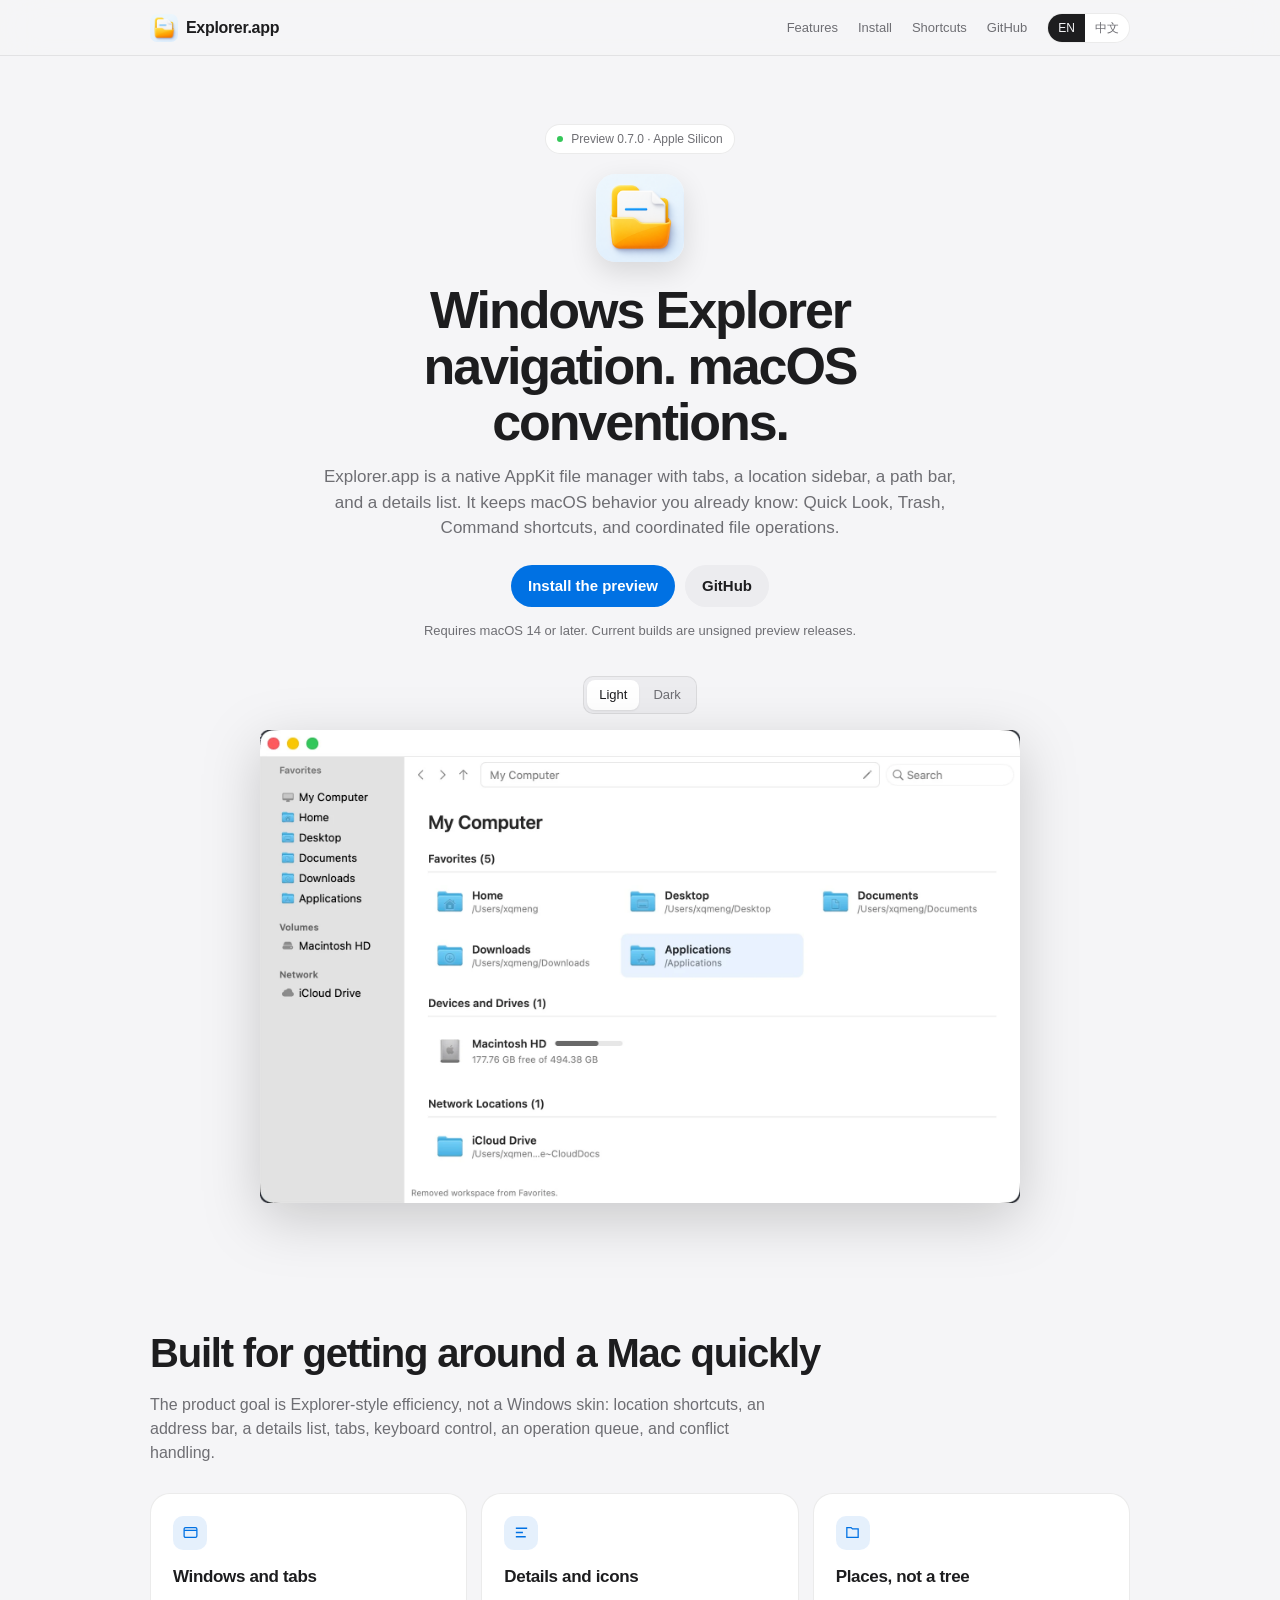
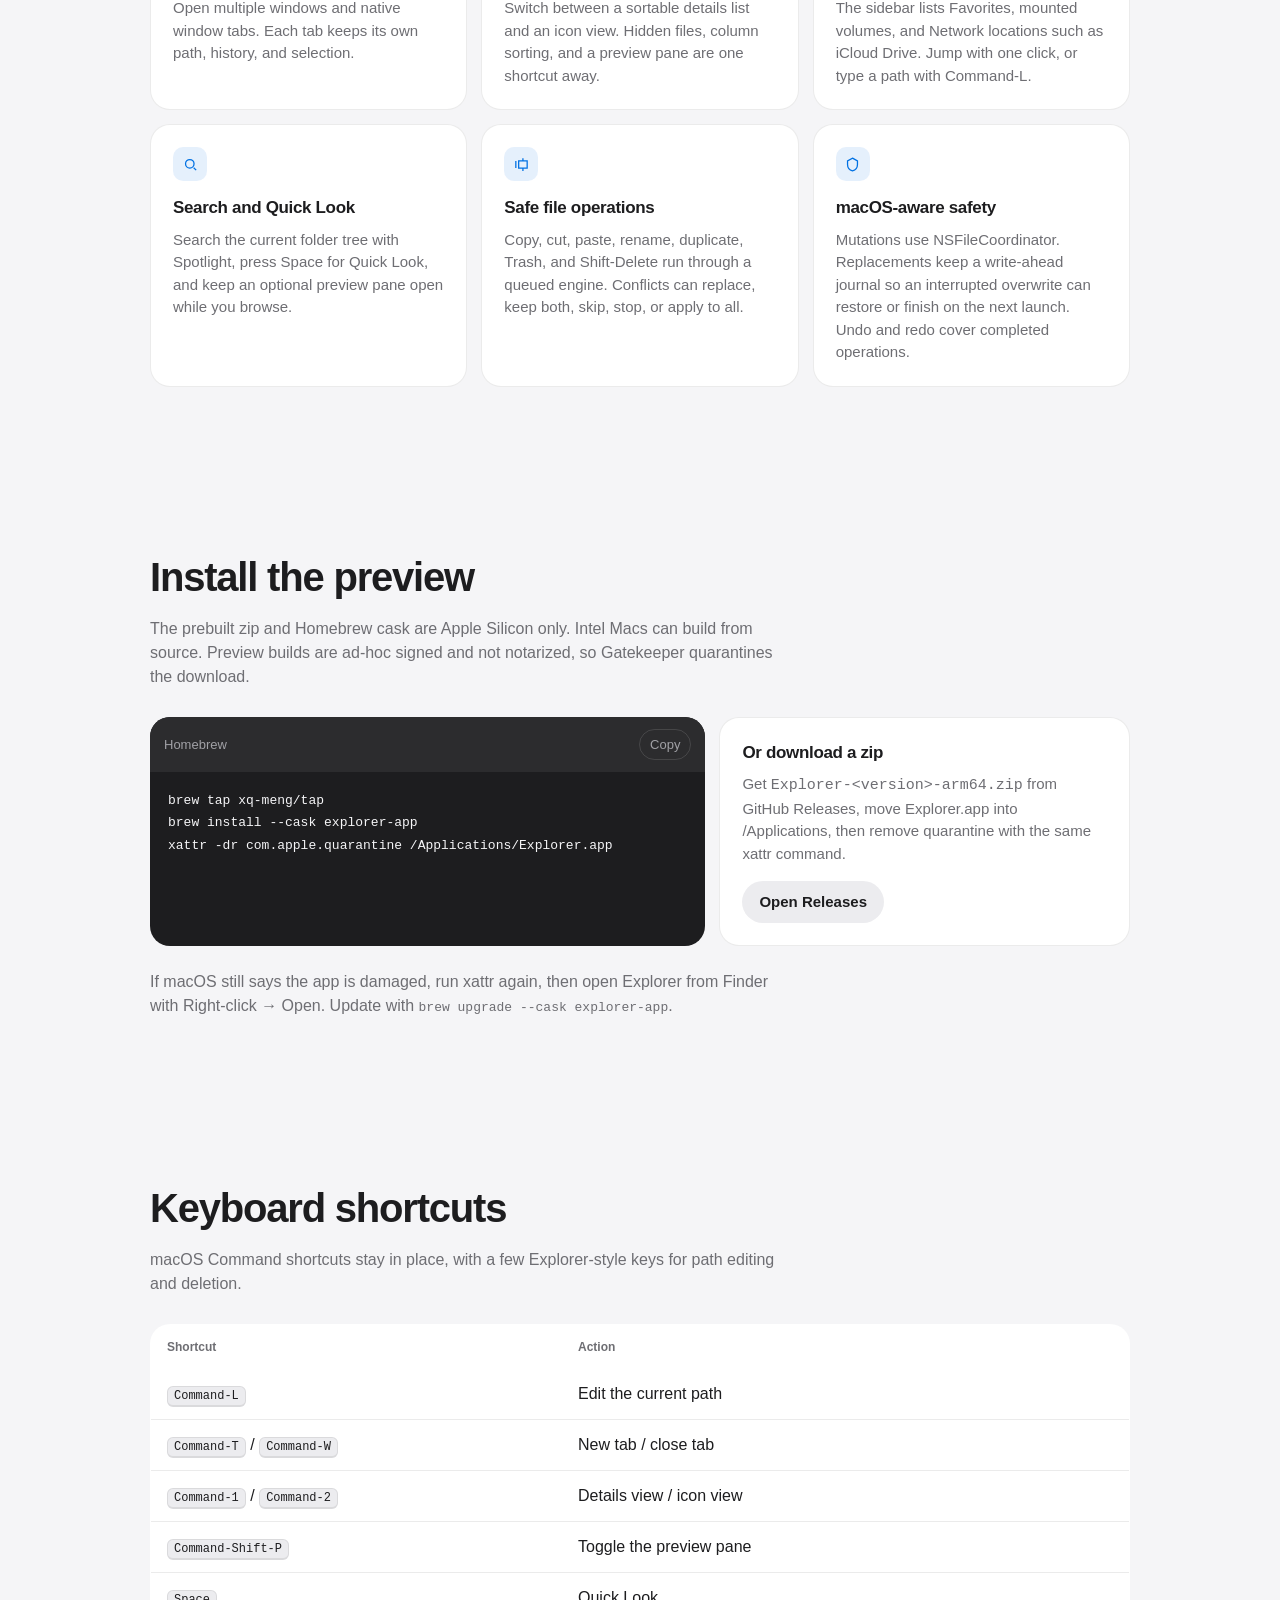
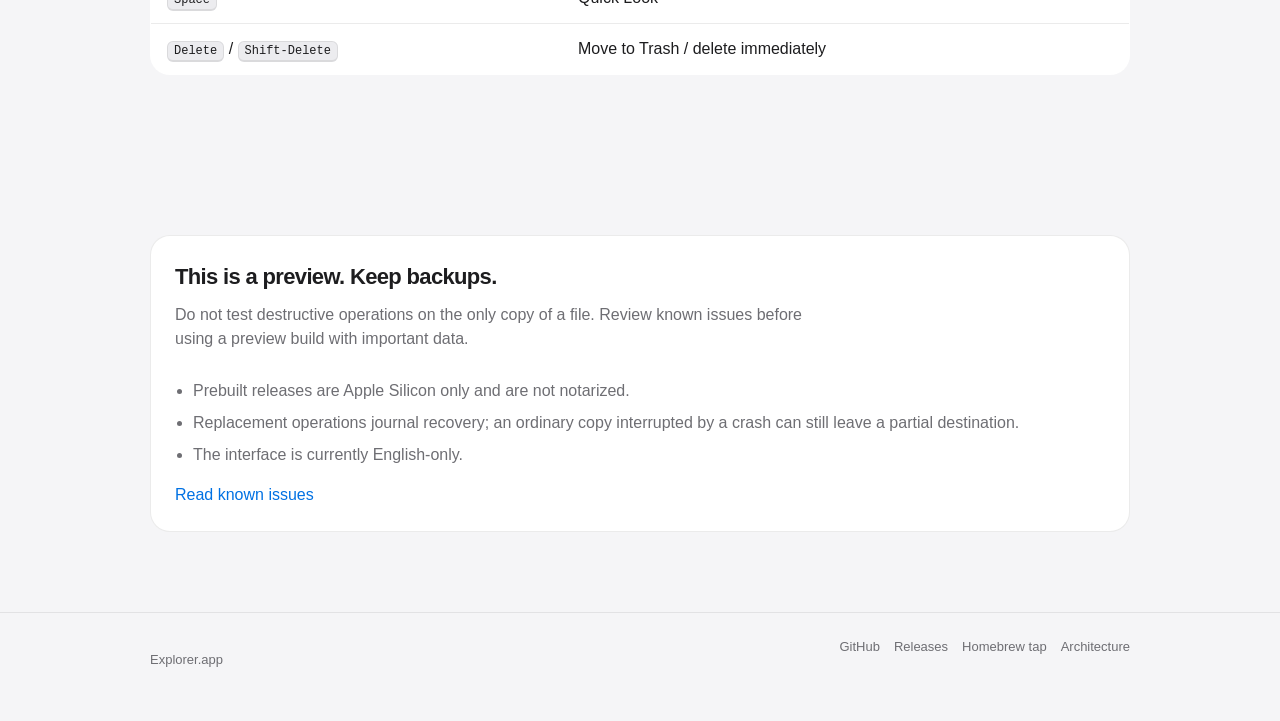
<file: site/index.html>
<!DOCTYPE html>
<html lang="en">
  <head>
    <meta charset="utf-8">
    <meta name="viewport" content="width=device-width, initial-scale=1">
    <title>Explorer.app — a native macOS file manager</title>
    <meta name="description" content="A native macOS file manager with Windows Explorer-style navigation: tabs, a location sidebar, a path bar, and a details list, plus Quick Look, Trash, and Command shortcuts.">
    <meta name="theme-color" content="#f5f5f7">
    <link rel="icon" type="image/png" sizes="32x32" href="assets/favicon-32.png">
    <link rel="apple-touch-icon" href="assets/apple-touch-icon.png">
    <script>
      (function () {
        try {
          var stored = localStorage.getItem("explorer-lang");
          var lang = stored || ((navigator.language || "en").toLowerCase().indexOf("zh") === 0 ? "zh" : "en");
          document.documentElement.lang = lang === "zh" ? "zh" : "en";
        } catch (e) {}
      })();
    </script>
    <link rel="stylesheet" href="styles.css">
    <meta property="og:title" content="Explorer.app">
    <meta property="og:description" content="A native macOS file manager with Windows Explorer-style navigation.">
    <meta property="og:image" content="https://xq-meng.github.io/explorer.app/assets/og.png">
    <meta property="og:url" content="https://xq-meng.github.io/explorer.app/">
    <meta property="og:type" content="website">
    <meta name="twitter:card" content="summary_large_image">
    <script type="application/ld+json">
      {
        "@context": "https://schema.org",
        "@type": "SoftwareApplication",
        "name": "Explorer.app",
        "applicationCategory": "UtilitiesApplication",
        "operatingSystem": "macOS 14",
        "url": "https://xq-meng.github.io/explorer.app/",
        "downloadUrl": "https://github.com/xq-meng/explorer.app/releases",
        "softwareVersion": "0.7.0",
        "offers": {
          "@type": "Offer",
          "price": "0",
          "priceCurrency": "USD"
        }
      }
    </script>
  </head>
  <body>
    <a class="skip" href="#main"><span data-lang="en">Skip to content</span><span data-lang="zh">跳到正文</span></a>
    <header class="nav">
      <div class="nav-inner">
        <a class="brand" href="./">
          <img src="assets/icon-64.png" width="32" height="32" alt="">
          Explorer.app
        </a>
        <nav class="nav-links" aria-label="Primary">
          <a href="#features"><span data-lang="en">Features</span><span data-lang="zh">功能</span></a>
          <a href="#install"><span data-lang="en">Install</span><span data-lang="zh">安装</span></a>
          <a href="#shortcuts"><span data-lang="en">Shortcuts</span><span data-lang="zh">快捷键</span></a>
          <a href="https://github.com/xq-meng/explorer.app">GitHub</a>
          <div class="lang-switch" role="group" aria-label="Language">
            <button type="button" data-lang-button="en">EN</button>
            <button type="button" data-lang-button="zh">中文</button>
          </div>
        </nav>
      </div>
    </header>

    <main id="main">
      <section class="hero">
        <div class="wrap">
          <p class="eyebrow">
            <span class="dot" aria-hidden="true"></span>
            <span data-lang="en">Preview 0.7.0 · Apple Silicon</span>
            <span data-lang="zh">预览版 0.7.0 · Apple Silicon</span>
          </p>
          <img class="hero-icon" src="assets/icon-256.png" width="88" height="88" alt="Explorer.app icon">
          <h1>
            <span data-lang="en">Windows Explorer navigation. macOS conventions.</span>
            <span data-lang="zh">Windows 资源管理器式导航，<br>遵循 macOS 使用习惯。</span>
          </h1>
          <p class="lede">
            <span data-lang="en">Explorer.app is a native AppKit file manager with tabs, a location sidebar, a path bar, and a details list. It keeps macOS behavior you already know: Quick Look, Trash, Command shortcuts, and coordinated file operations.</span>
            <span data-lang="zh">Explorer.app 是一款原生 AppKit 文件管理器，提供标签页、位置侧边栏、路径栏和详细信息列表。它同时保留 macOS 的使用习惯：Quick Look、废纸篓、Command 快捷键，以及经过协调的文件操作。</span>
          </p>
          <div class="actions">
            <a class="button primary" href="#install"><span data-lang="en">Install the preview</span><span data-lang="zh">安装预览版</span></a>
            <a class="button secondary" href="https://github.com/xq-meng/explorer.app">GitHub</a>
          </div>
          <p class="req">
            <span data-lang="en">Requires macOS 14 or later. Current builds are unsigned preview releases.</span>
            <span data-lang="zh">需要 macOS 14 或更高版本。当前构建为未签名的预览版。</span>
          </p>
        </div>

        <div class="shot-stage">
          <div class="shot-toolbar">
            <div class="segmented" role="group" aria-label="Screenshot appearance">
              <button type="button" data-shot-button="light">
                <span data-lang="en">Light</span><span data-lang="zh">浅色</span>
              </button>
              <button type="button" data-shot-button="dark">
                <span data-lang="en">Dark</span><span data-lang="zh">深色</span>
              </button>
            </div>
          </div>
          <figure class="shot-frame">
            <img
              data-shot="light"
              src="assets/screenshot_light.webp"
              width="1800"
              height="1120"
              alt="Explorer My Computer home page in light appearance"
              fetchpriority="high"
            >
            <img
              class="is-hidden"
              data-shot="dark"
              src="assets/screenshot_dark.webp"
              width="1800"
              height="1120"
              alt="Explorer My Computer home page in dark appearance"
            >
          </figure>
        </div>
      </section>

      <section class="section wrap" id="features">
        <h2>
          <span data-lang="en">Built for getting around a Mac quickly</span>
          <span data-lang="zh">为在 Mac 上高效浏览而设计</span>
        </h2>
        <p class="section-intro">
          <span data-lang="en">The product goal is Explorer-style efficiency, not a Windows skin: location shortcuts, an address bar, a details list, tabs, keyboard control, an operation queue, and conflict handling.</span>
          <span data-lang="zh">产品目标是复用资源管理器的高效率工作方式，而不是套一层 Windows 外观：位置快捷方式、地址栏、详细信息列表、标签页、键盘操作、文件操作队列和冲突处理。</span>
        </p>
        <div class="grid">
          <article class="card">
            <div class="icon-mark" aria-hidden="true">
              <svg viewBox="0 0 24 24" fill="none" stroke="currentColor" stroke-width="1.8"><rect x="3" y="5" width="18" height="14" rx="2"/><path d="M3 9h18"/></svg>
            </div>
            <h3><span data-lang="en">Windows and tabs</span><span data-lang="zh">多窗口与标签页</span></h3>
            <p data-lang="en">Open multiple windows and native window tabs. Each tab keeps its own path, history, and selection.</p>
            <p data-lang="zh">支持多窗口和 AppKit 原生窗口标签。每个标签页都有独立的路径、历史记录和选择状态。</p>
          </article>
          <article class="card">
            <div class="icon-mark" aria-hidden="true">
              <svg viewBox="0 0 24 24" fill="none" stroke="currentColor" stroke-width="1.8"><path d="M4 6h16M4 12h10M4 18h14"/></svg>
            </div>
            <h3><span data-lang="en">Details and icons</span><span data-lang="zh">详细信息与图标视图</span></h3>
            <p data-lang="en">Switch between a sortable details list and an icon view. Hidden files, column sorting, and a preview pane are one shortcut away.</p>
            <p data-lang="zh">可在可排序的详细信息列表和图标视图之间切换。隐藏文件、列排序和预览窗格都有对应快捷键。</p>
          </article>
          <article class="card">
            <div class="icon-mark" aria-hidden="true">
              <svg viewBox="0 0 24 24" fill="none" stroke="currentColor" stroke-width="1.8"><path d="M4 5h6l2 2h8v12H4V5z"/></svg>
            </div>
            <h3><span data-lang="en">Places, not a tree</span><span data-lang="zh">位置快捷方式</span></h3>
            <p data-lang="en">The sidebar lists Favorites, mounted volumes, and Network locations such as iCloud Drive. Jump with one click, or type a path with Command-L.</p>
            <p data-lang="zh">侧边栏列出收藏夹、已挂载卷和 iCloud Drive 等网络位置。单击即可跳转，也可以用 Command-L 输入路径。</p>
          </article>
          <article class="card">
            <div class="icon-mark" aria-hidden="true">
              <svg viewBox="0 0 24 24" fill="none" stroke="currentColor" stroke-width="1.8"><circle cx="11" cy="11" r="6"/><path d="M20 20l-3.5-3.5"/></svg>
            </div>
            <h3><span data-lang="en">Search and Quick Look</span><span data-lang="zh">搜索与 Quick Look</span></h3>
            <p data-lang="en">Search the current folder tree with Spotlight, press Space for Quick Look, and keep an optional preview pane open while you browse.</p>
            <p data-lang="zh">用 Spotlight 搜索当前文件夹树，按空格即可 Quick Look，也可以在浏览时打开可选的右侧预览窗格。</p>
          </article>
          <article class="card">
            <div class="icon-mark" aria-hidden="true">
              <svg viewBox="0 0 24 24" fill="none" stroke="currentColor" stroke-width="1.8"><path d="M8 7h12v10H8z"/><path d="M4 7v10"/><path d="M14 3v4M14 17v4"/></svg>
            </div>
            <h3><span data-lang="en">Safe file operations</span><span data-lang="zh">安全的文件操作</span></h3>
            <p data-lang="en">Copy, cut, paste, rename, duplicate, Trash, and Shift-Delete run through a queued engine. Conflicts can replace, keep both, skip, stop, or apply to all.</p>
            <p data-lang="zh">复制、剪切、粘贴、重命名、重复、移入废纸篓和 Shift-Delete 都走操作队列。冲突时可替换、保留两者、跳过、停止或应用到全部。</p>
          </article>
          <article class="card">
            <div class="icon-mark" aria-hidden="true">
              <svg viewBox="0 0 24 24" fill="none" stroke="currentColor" stroke-width="1.8"><path d="M12 3l7 4v5c0 5-3.5 8-7 9-3.5-1-7-4-7-9V7l7-4z"/></svg>
            </div>
            <h3><span data-lang="en">macOS-aware safety</span><span data-lang="zh">符合 macOS 的安全模型</span></h3>
            <p data-lang="en">Mutations use NSFileCoordinator. Replacements keep a write-ahead journal so an interrupted overwrite can restore or finish on the next launch. Undo and redo cover completed operations.</p>
            <p data-lang="zh">文件变更使用 NSFileCoordinator。替换操作会写前日志，中断后可在下次启动时恢复或完成清理。已完成的操作支持撤销和重做。</p>
          </article>
        </div>
      </section>

      <section class="section wrap" id="install">
        <h2>
          <span data-lang="en">Install the preview</span>
          <span data-lang="zh">安装预览版</span>
        </h2>
        <p class="section-intro">
          <span data-lang="en">The prebuilt zip and Homebrew cask are Apple Silicon only. Intel Macs can build from source. Preview builds are ad-hoc signed and not notarized, so Gatekeeper quarantines the download.</span>
          <span data-lang="zh">预编译 zip 和 Homebrew Cask 仅支持 Apple Silicon。Intel Mac 需要从源码构建。预览版使用 ad-hoc 签名且未经公证，因此 Gatekeeper 会隔离下载的应用。</span>
        </p>
        <div class="install-grid">
          <div class="terminal">
            <header>
              <span>Homebrew</span>
              <button
                class="copy"
                type="button"
                data-copy="brew tap xq-meng/tap
brew install --cask explorer-app
xattr -dr com.apple.quarantine /Applications/Explorer.app"
              >
                <span data-lang="en">Copy</span><span data-lang="zh">复制</span>
              </button>
            </header>
            <pre>brew tap xq-meng/tap
brew install --cask explorer-app
xattr -dr com.apple.quarantine /Applications/Explorer.app</pre>
          </div>
          <article class="card">
            <h3><span data-lang="en">Or download a zip</span><span data-lang="zh">或下载 zip</span></h3>
            <p data-lang="en">Get <code>Explorer-&lt;version&gt;-arm64.zip</code> from GitHub Releases, move Explorer.app into /Applications, then remove quarantine with the same xattr command.</p>
            <p data-lang="zh">从 GitHub Releases 下载 <code>Explorer-&lt;version&gt;-arm64.zip</code>，将 Explorer.app 拖入 /Applications，再用同样的 xattr 命令移除隔离属性。</p>
            <p style="margin-top:16px">
              <a class="button secondary" href="https://github.com/xq-meng/explorer.app/releases">
                <span data-lang="en">Open Releases</span><span data-lang="zh">打开 Releases</span>
              </a>
            </p>
          </article>
        </div>
        <p class="section-intro" style="margin-top:24px;margin-bottom:0">
          <span data-lang="en">If macOS still says the app is damaged, run xattr again, then open Explorer from Finder with Right-click → Open. Update with <code>brew upgrade --cask explorer-app</code>.</span>
          <span data-lang="zh">如果 macOS 仍提示应用已损坏，请再运行一次 xattr，然后在 Finder 中右键点按 Explorer 并选择打开。更新使用 <code>brew upgrade --cask explorer-app</code>。</span>
        </p>
      </section>

      <section class="section wrap" id="shortcuts">
        <h2>
          <span data-lang="en">Keyboard shortcuts</span>
          <span data-lang="zh">键盘快捷键</span>
        </h2>
        <p class="section-intro">
          <span data-lang="en">macOS Command shortcuts stay in place, with a few Explorer-style keys for path editing and deletion.</span>
          <span data-lang="zh">保留 macOS 的 Command 快捷键，并补充路径编辑和删除等资源管理器风格按键。</span>
        </p>
        <table class="shortcuts">
          <thead>
            <tr>
              <th><span data-lang="en">Shortcut</span><span data-lang="zh">快捷键</span></th>
              <th><span data-lang="en">Action</span><span data-lang="zh">操作</span></th>
            </tr>
          </thead>
          <tbody>
            <tr>
              <td><kbd>Command-L</kbd></td>
              <td><span data-lang="en">Edit the current path</span><span data-lang="zh">编辑当前路径</span></td>
            </tr>
            <tr>
              <td><kbd>Command-T</kbd> / <kbd>Command-W</kbd></td>
              <td><span data-lang="en">New tab / close tab</span><span data-lang="zh">新建标签页 / 关闭标签页</span></td>
            </tr>
            <tr>
              <td><kbd>Command-1</kbd> / <kbd>Command-2</kbd></td>
              <td><span data-lang="en">Details view / icon view</span><span data-lang="zh">详细信息视图 / 图标视图</span></td>
            </tr>
            <tr>
              <td><kbd>Command-Shift-P</kbd></td>
              <td><span data-lang="en">Toggle the preview pane</span><span data-lang="zh">显示或隐藏预览窗格</span></td>
            </tr>
            <tr>
              <td><kbd>Space</kbd></td>
              <td>Quick Look</td>
            </tr>
            <tr>
              <td><kbd>Delete</kbd> / <kbd>Shift-Delete</kbd></td>
              <td><span data-lang="en">Move to Trash / delete immediately</span><span data-lang="zh">移入废纸篓 / 立即删除</span></td>
            </tr>
          </tbody>
        </table>
      </section>

      <section class="section wrap" id="preview">
        <div class="callout">
          <h2>
            <span data-lang="en">This is a preview. Keep backups.</span>
            <span data-lang="zh">这是预览版，请保留备份。</span>
          </h2>
          <p class="section-intro">
            <span data-lang="en">Do not test destructive operations on the only copy of a file. Review known issues before using a preview build with important data.</span>
            <span data-lang="zh">不要在文件的唯一副本上测试破坏性操作。在用预览版处理重要数据之前，请先阅读已知问题。</span>
          </p>
          <ul class="note-list">
            <li data-lang="en">Prebuilt releases are Apple Silicon only and are not notarized.</li>
            <li data-lang="zh">预编译版本仅支持 Apple Silicon，且未经公证。</li>
            <li data-lang="en">Replacement operations journal recovery; an ordinary copy interrupted by a crash can still leave a partial destination.</li>
            <li data-lang="zh">替换操作有恢复日志；普通复制若在崩溃时中断，仍可能留下不完整的目标文件。</li>
            <li data-lang="en">The interface is currently English-only.</li>
            <li data-lang="zh">当前界面仅为英文。</li>
          </ul>
          <p style="margin:16px 0 0">
            <a href="https://github.com/xq-meng/explorer.app/blob/main/docs/known-issues.md">
              <span data-lang="en">Read known issues</span><span data-lang="zh">查看已知问题</span>
            </a>
          </p>
        </div>
      </section>
    </main>

    <footer class="footer">
      <div class="footer-inner wrap">
        <p>Explorer.app</p>
        <nav aria-label="Footer">
          <a href="https://github.com/xq-meng/explorer.app">GitHub</a>
          <a href="https://github.com/xq-meng/explorer.app/releases">Releases</a>
          <a href="https://github.com/xq-meng/homebrew-tap">Homebrew tap</a>
          <a href="https://github.com/xq-meng/explorer.app/blob/main/docs/architecture.md">
            <span data-lang="en">Architecture</span><span data-lang="zh">架构</span>
          </a>
        </nav>
      </div>
    </footer>
    <script src="site.js"></script>
  </body>
</html>
</file>
<file: site/styles.css>
:root {
  color-scheme: light dark;
  --bg: #f5f5f7;
  --bg-elevated: #ffffff;
  --bg-quiet: #ececef;
  --text: #1d1d1f;
  --text-secondary: #6e6e73;
  --accent: #0071e3;
  --accent-hover: #0077ed;
  --accent-soft: rgba(0, 113, 227, 0.1);
  --line: rgba(0, 0, 0, 0.08);
  --shadow: 0 18px 50px rgba(0, 0, 0, 0.18);
  --radius: 20px;
  --nav-height: 56px;
  --max: 980px;
  --mono: "SF Mono", ui-monospace, Menlo, Consolas, monospace;
  --sans: -apple-system, BlinkMacSystemFont, "SF Pro Text", "Segoe UI", sans-serif;
}

@media (prefers-color-scheme: dark) {
  :root {
    --bg: #000000;
    --bg-elevated: #1d1d1f;
    --bg-quiet: #2c2c2e;
    --text: #f5f5f7;
    --text-secondary: #a1a1a6;
    --accent: #2997ff;
    --accent-hover: #6ab0ff;
    --accent-soft: rgba(41, 151, 255, 0.14);
    --line: rgba(255, 255, 255, 0.12);
    --shadow: 0 18px 50px rgba(0, 0, 0, 0.55);
  }
}

* {
  box-sizing: border-box;
}

html {
  scroll-behavior: smooth;
  overflow-x: clip;
}

html[lang="zh"] [data-lang="en"],
html[lang="en"] [data-lang="zh"] {
  display: none !important;
}

body {
  margin: 0;
  font-family: var(--sans);
  background: var(--bg);
  color: var(--text);
  line-height: 1.5;
  min-height: 100vh;
}

img {
  max-width: 100%;
  height: auto;
  display: block;
}

a {
  color: var(--accent);
  text-decoration: none;
}

a:hover {
  text-decoration: underline;
}

.skip {
  position: absolute;
  left: 12px;
  top: -40px;
  background: var(--bg-elevated);
  color: var(--text);
  padding: 8px 12px;
  border-radius: 8px;
  z-index: 20;
}

.skip:focus {
  top: 12px;
}

.wrap {
  width: min(var(--max), calc(100% - 40px));
  margin: 0 auto;
}

.nav {
  position: sticky;
  top: 0;
  z-index: 10;
  height: var(--nav-height);
  display: flex;
  align-items: center;
  backdrop-filter: saturate(1.8) blur(20px);
  background: color-mix(in srgb, var(--bg) 78%, transparent);
  border-bottom: 1px solid var(--line);
}

.nav-inner {
  display: flex;
  align-items: center;
  justify-content: space-between;
  gap: 16px;
  width: min(var(--max), calc(100% - 40px));
  margin: 0 auto;
}

.brand {
  display: flex;
  align-items: center;
  gap: 8px;
  color: inherit;
  font-weight: 600;
  letter-spacing: -0.02em;
}

.brand:hover {
  text-decoration: none;
}

.brand img {
  width: 28px;
  height: 28px;
  border-radius: 7px;
}

.nav-links {
  display: flex;
  align-items: center;
  gap: 20px;
  color: var(--text-secondary);
  font-size: 13px;
}

.nav-links a {
  color: inherit;
}

.lang-switch {
  display: inline-flex;
  border: 1px solid var(--line);
  border-radius: 999px;
  overflow: hidden;
  background: var(--bg-elevated);
}

.lang-switch button {
  appearance: none;
  border: 0;
  background: transparent;
  color: var(--text-secondary);
  padding: 5px 10px;
  font: inherit;
  font-size: 12px;
  cursor: pointer;
}

.lang-switch button[aria-pressed="true"] {
  background: var(--text);
  color: var(--bg);
}

.hero {
  padding: 56px 0 8px;
  text-align: center;
}

.eyebrow {
  display: inline-flex;
  align-items: center;
  gap: 8px;
  font-size: 12px;
  color: var(--text-secondary);
  background: var(--bg-elevated);
  border: 1px solid var(--line);
  border-radius: 999px;
  padding: 5px 11px;
  margin-bottom: 20px;
}

.dot {
  width: 6px;
  height: 6px;
  border-radius: 50%;
  background: #34c759;
}

.hero-icon {
  width: 88px;
  height: 88px;
  margin: 0 auto 20px;
  border-radius: 22%;
  box-shadow: 0 10px 28px rgba(0, 0, 0, 0.12);
}

.hero h1 {
  margin: 0 auto 14px;
  max-width: 13em;
  font-size: clamp(34px, 5vw, 52px);
  line-height: 1.08;
  letter-spacing: -0.04em;
  font-weight: 700;
}

html[lang="zh"] .hero h1 {
  max-width: min(16em, 100%);
  word-break: keep-all;
  line-break: strict;
  letter-spacing: 0;
}

.lede {
  margin: 0 auto 24px;
  max-width: 40rem;
  color: var(--text-secondary);
  font-size: 17px;
}

.actions {
  display: flex;
  justify-content: center;
  flex-wrap: wrap;
  gap: 10px;
  margin-bottom: 14px;
}

.button {
  display: inline-flex;
  align-items: center;
  justify-content: center;
  min-height: 42px;
  padding: 0 16px;
  border-radius: 980px;
  font-weight: 600;
  font-size: 15px;
  border: 1px solid transparent;
}

.button:hover {
  text-decoration: none;
}

.button.primary {
  background: var(--accent);
  color: #fff;
}

.button.primary:hover {
  background: var(--accent-hover);
}

.button.secondary {
  background: var(--bg-quiet);
  color: var(--text);
}

.req {
  color: var(--text-secondary);
  font-size: 13px;
}

.shot-stage {
  width: min(var(--max), calc(100% - 48px));
  margin: 36px auto 0;
  padding: 0 8px 32px;
}

.shot-toolbar {
  display: flex;
  justify-content: center;
  margin-bottom: 16px;
}

.segmented {
  display: inline-flex;
  padding: 3px;
  gap: 2px;
  border-radius: 10px;
  background: var(--bg-quiet);
  border: 1px solid var(--line);
}

.segmented button {
  appearance: none;
  border: 0;
  background: transparent;
  color: var(--text-secondary);
  border-radius: 8px;
  padding: 5px 12px;
  font: inherit;
  font-size: 13px;
  cursor: pointer;
}

.segmented button[aria-pressed="true"] {
  background: var(--bg-elevated);
  color: var(--text);
  box-shadow: 0 1px 2px rgba(0, 0, 0, 0.08);
}

.shot-frame {
  margin: 0 auto;
  width: min(760px, 100%);
  filter: drop-shadow(0 16px 28px rgba(0, 0, 0, 0.18));
}

.shot-frame img {
  width: 100%;
  height: auto;
  max-width: 100%;
  aspect-ratio: 1800 / 1120;
  object-fit: contain;
}

.shot-frame img.is-hidden {
  display: none;
}

.section {
  padding: 80px 0;
  scroll-margin-top: calc(var(--nav-height) + 12px);
}

.section h2 {
  margin: 0 0 10px;
  font-size: clamp(28px, 4vw, 40px);
  letter-spacing: -0.03em;
}

.section-intro {
  margin: 0 0 28px;
  max-width: 40rem;
  color: var(--text-secondary);
}

.grid {
  display: grid;
  grid-template-columns: repeat(3, 1fr);
  gap: 14px;
}

.card {
  background: var(--bg-elevated);
  border: 1px solid var(--line);
  border-radius: var(--radius);
  padding: 22px;
  min-height: 100%;
}

.card h3 {
  margin: 0 0 8px;
  font-size: 17px;
  letter-spacing: -0.02em;
}

.card p {
  margin: 0;
  color: var(--text-secondary);
  font-size: 15px;
}

.icon-mark {
  width: 34px;
  height: 34px;
  display: grid;
  place-items: center;
  border-radius: 10px;
  background: var(--accent-soft);
  color: var(--accent);
  margin-bottom: 14px;
}

.icon-mark svg {
  width: 17px;
  height: 17px;
}

.install-grid {
  display: grid;
  grid-template-columns: 1.15fr 0.85fr;
  gap: 14px;
}

.terminal {
  background: #1d1d1f;
  color: #f5f5f7;
  border-radius: var(--radius);
  overflow: hidden;
}

.terminal header {
  display: flex;
  align-items: center;
  justify-content: space-between;
  gap: 12px;
  padding: 12px 14px;
  background: #2c2c2e;
  color: #a1a1a6;
  font-size: 13px;
}

.terminal pre {
  margin: 0;
  padding: 18px;
  overflow-x: auto;
  font-family: var(--mono);
  font-size: 13px;
  line-height: 1.7;
  white-space: pre-wrap;
}

.copy {
  appearance: none;
  border: 1px solid rgba(255, 255, 255, 0.12);
  background: transparent;
  color: inherit;
  border-radius: 999px;
  padding: 5px 10px;
  font: inherit;
  cursor: pointer;
}

.copy:hover,
.copy:focus-visible {
  background: rgba(255, 255, 255, 0.08);
}

.note-list {
  margin: 0;
  padding-left: 18px;
  color: var(--text-secondary);
}

.note-list li + li {
  margin-top: 8px;
}

.shortcuts {
  width: 100%;
  border-collapse: collapse;
  background: var(--bg-elevated);
  border: 1px solid var(--line);
  border-radius: var(--radius);
  overflow: hidden;
}

.shortcuts th,
.shortcuts td {
  text-align: left;
  padding: 13px 16px;
  border-bottom: 1px solid var(--line);
  vertical-align: top;
}

.shortcuts th {
  font-size: 12px;
  color: var(--text-secondary);
  font-weight: 600;
}

.shortcuts tr:last-child th,
.shortcuts tr:last-child td {
  border-bottom: 0;
}

kbd {
  font-family: var(--mono);
  font-size: 12px;
  background: var(--bg-quiet);
  border: 1px solid var(--line);
  border-bottom-width: 2px;
  border-radius: 6px;
  padding: 2px 6px;
}

.callout {
  background: var(--bg-elevated);
  border: 1px solid var(--line);
  border-radius: var(--radius);
  padding: 24px;
}

.callout h2 {
  font-size: 22px;
}

.footer {
  border-top: 1px solid var(--line);
  padding: 24px 0 40px;
  color: var(--text-secondary);
  font-size: 13px;
}

.footer-inner {
  display: flex;
  justify-content: space-between;
  gap: 16px;
  flex-wrap: wrap;
  width: min(var(--max), calc(100% - 40px));
  margin: 0 auto;
}

.footer nav {
  display: flex;
  flex-wrap: wrap;
  gap: 14px;
}

.footer a {
  color: inherit;
}

@media (max-width: 860px) {
  .grid,
  .install-grid {
    grid-template-columns: 1fr;
  }

  .nav-links a:not(.button) {
    display: none;
  }

  .hero {
    padding-top: 36px;
  }

  .shot-stage {
    width: min(var(--max), calc(100% - 24px));
    padding-bottom: 24px;
  }
}

@media (prefers-reduced-motion: reduce) {
  html {
    scroll-behavior: auto;
    overflow-x: clip;
  }
}
</file>
